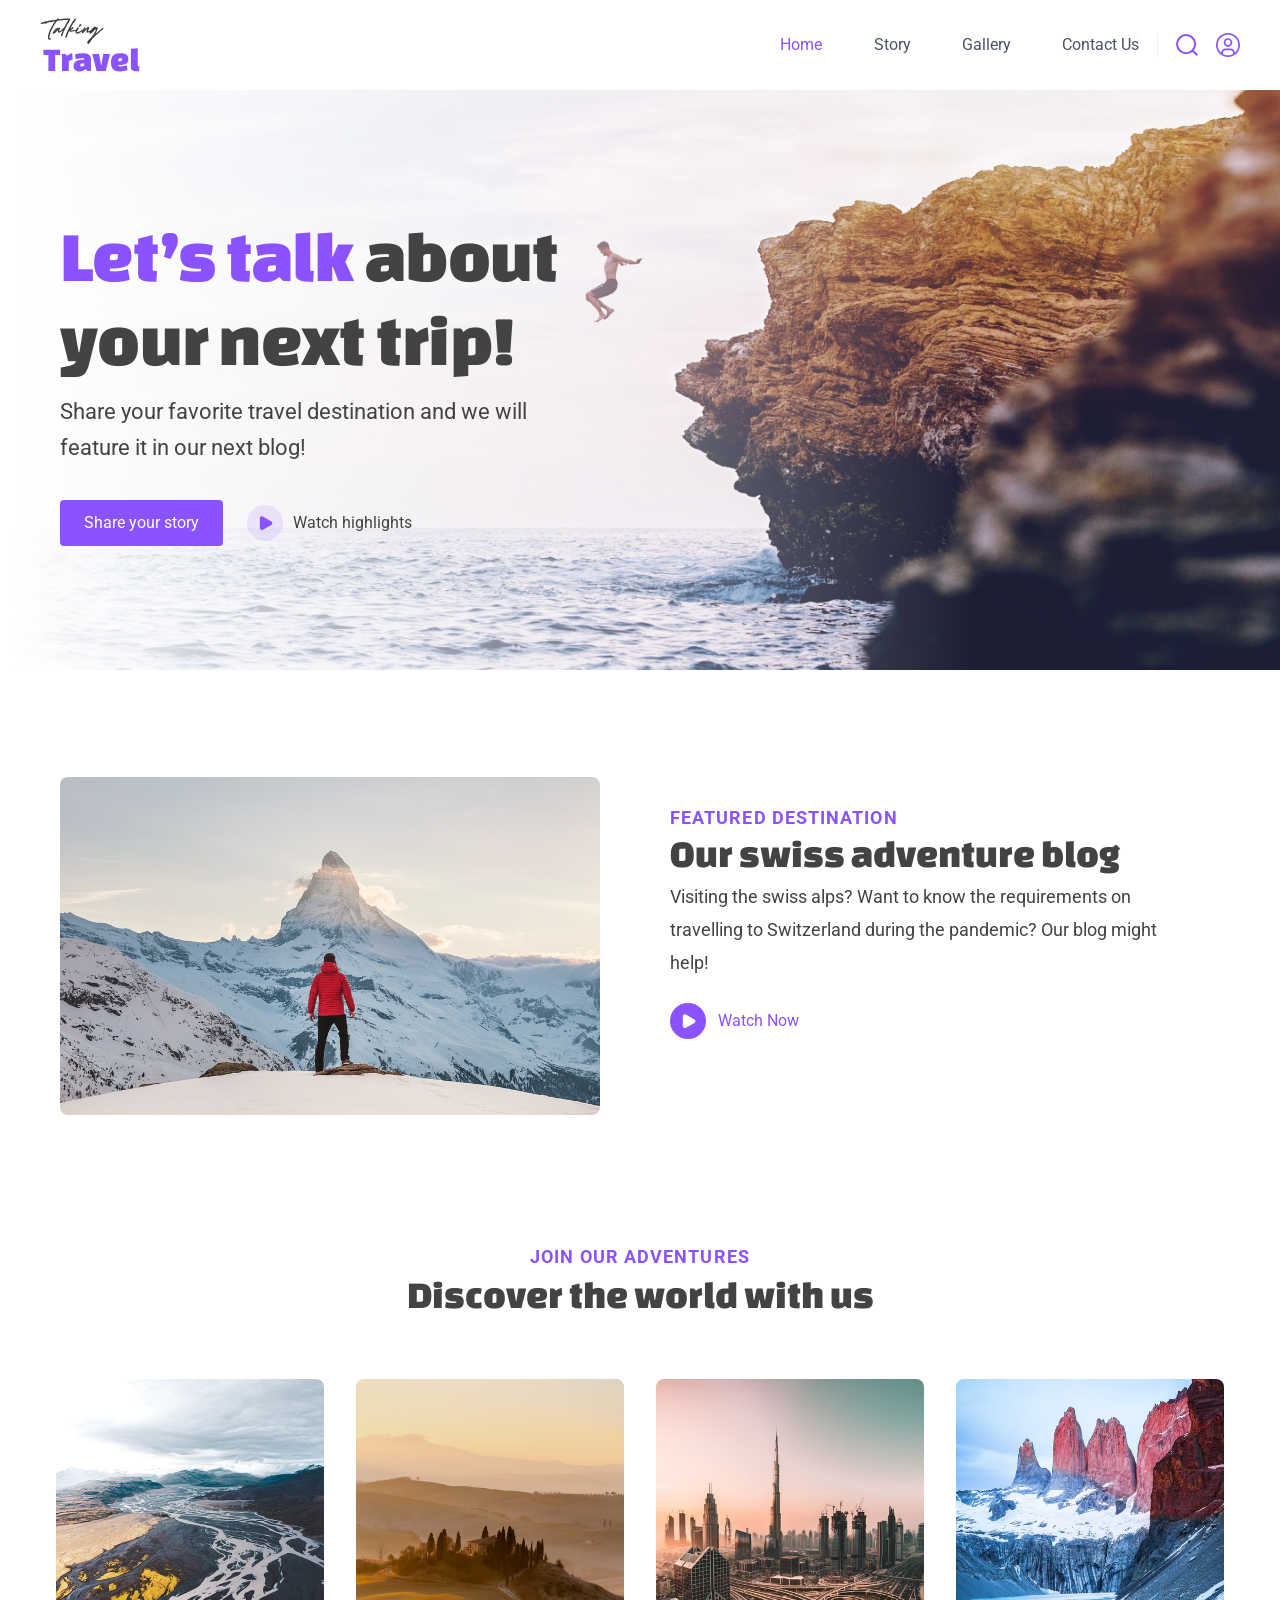
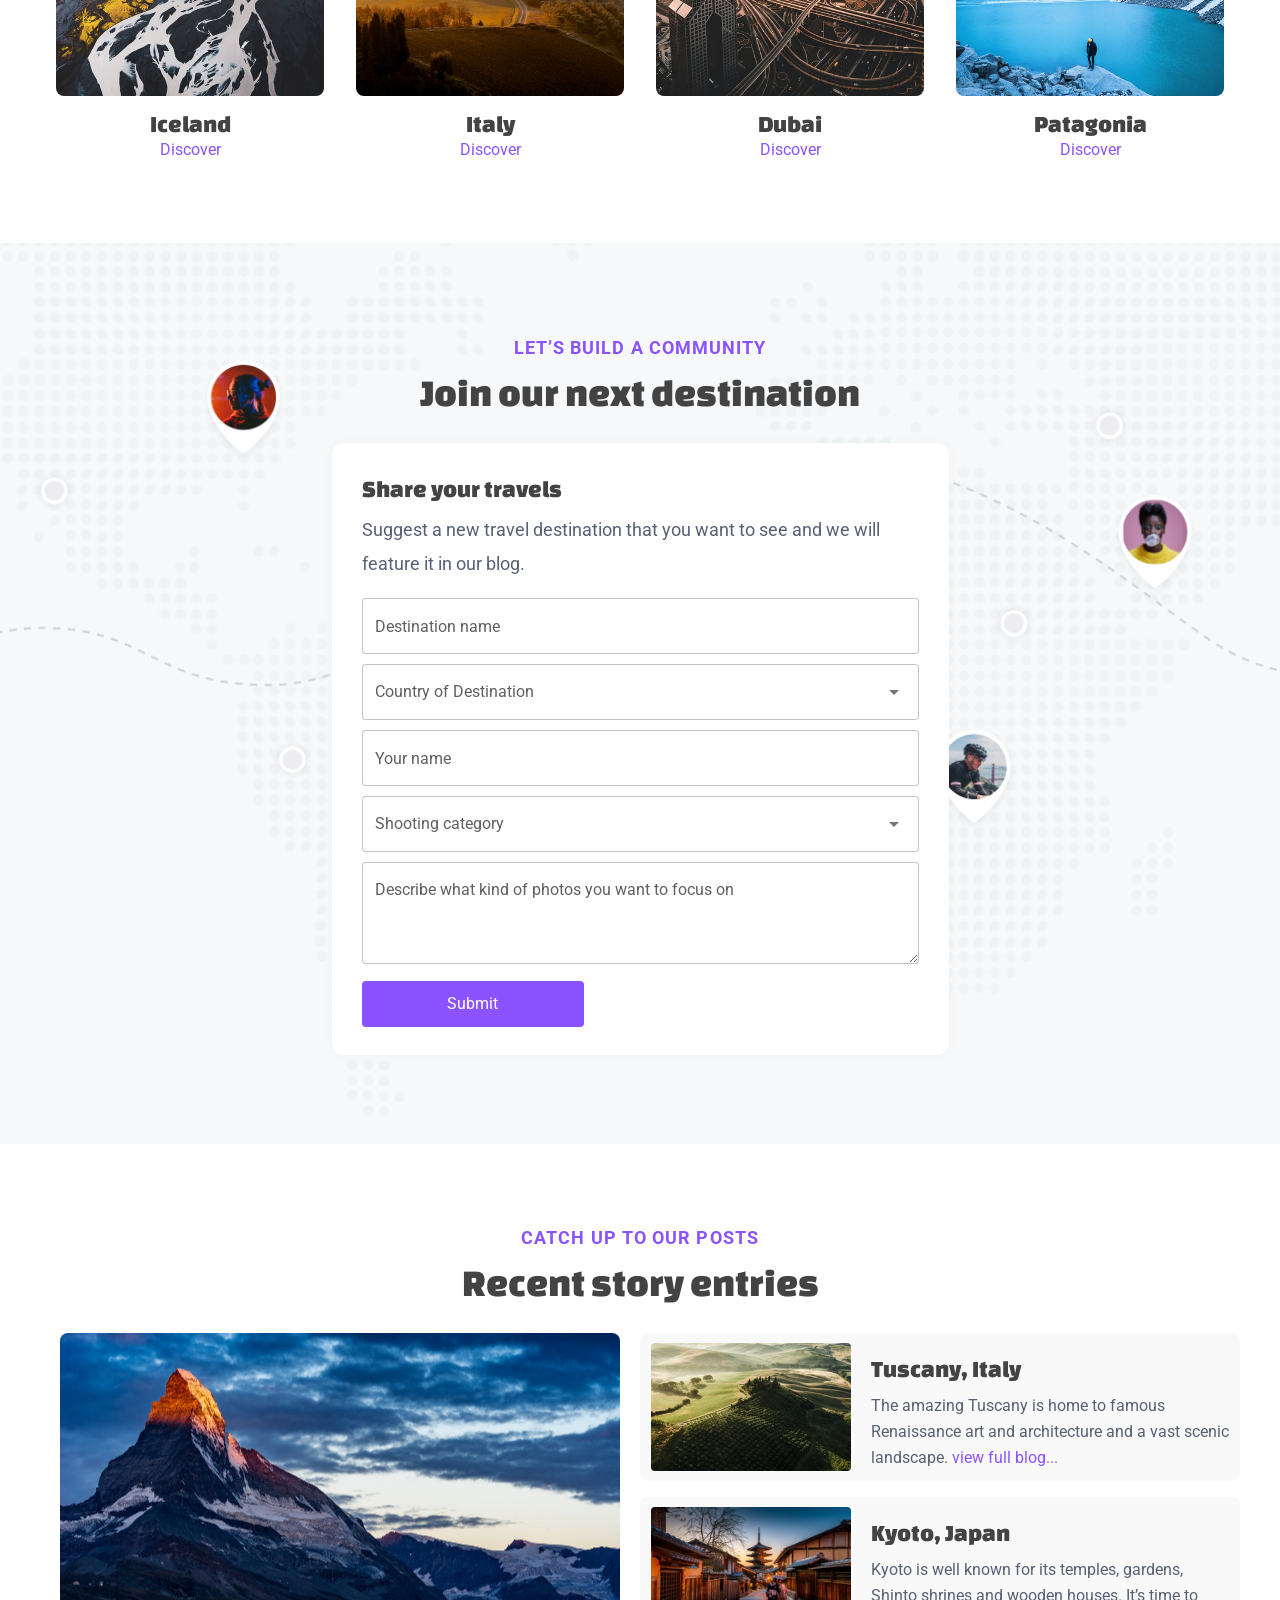
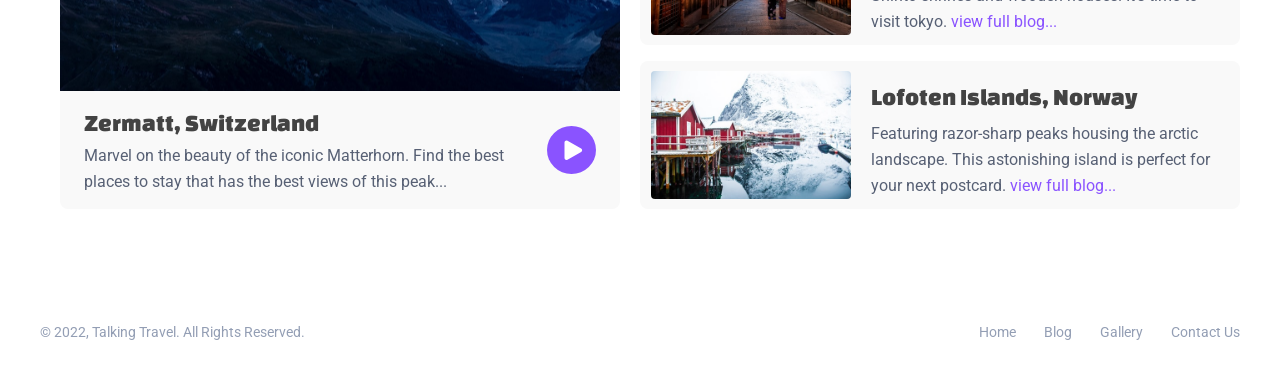
<file: index.html>
<!doctype html>
<html lang="en">
  <head>
    <meta charset="UTF-8">
    <meta name="viewport" content="width=device-width, initial-scale=1.0">
    <meta name="description" content="Travel stories, photography and adventures from the Talking Travel community.">
    <title>Talking Travel</title>
    <link rel="stylesheet" href="css/style.css">
  </head>
  <body id="home">
    <header class="site-header">
      <div class="container header-inner">
        <a class="logo" href="#home" aria-label="Talking Travel home">
          <img src="assets/travel/logo.svg" alt="Talking Travel" width="100" height="64">
        </a>
        <nav class="desktop-nav" aria-label="Main navigation">
          <ul class="nav-links">
            <li><a class="active" href="#home" aria-current="page">Home</a></li>
            <li><a href="story.html">Story</a></li>
            <li><a href="#gallery">Gallery</a></li>
            <li><a href="#contact">Contact Us</a></li>
          </ul>
        </nav>
        <details class="mobile-menu">
          <summary aria-label="Navigation menu"><img src="assets/travel/menu.svg" alt=""></summary>
          <nav aria-label="Mobile navigation">
            <ul class="nav-links">
              <li><a href="#home">Home</a></li>
              <li><a href="story.html">Story</a></li>
              <li><a href="#gallery">Gallery</a></li>
              <li><a href="#contact">Contact Us</a></li>
            </ul>
          </nav>
        </details>
        <div class="header-actions">
          <a href="#stories" aria-label="Find travel stories"><img src="assets/travel/search.svg" alt=""></a>
          <a href="#contact" aria-label="Join our community"><img src="assets/travel/profile.svg" alt=""></a>
        </div>
      </div>
    </header>

    <main>
      <section class="hero" aria-labelledby="hero-title">
        <div class="container narrow-container">
          <div class="hero-content">
            <h1 id="hero-title"><span>Let’s talk</span> about your next trip!</h1>
            <p>Share your favorite travel destination and we will feature it in our next blog!</p>
            <div class="hero-actions">
              <a class="button" href="#contact">Share your story</a>
              <a class="video-link" href="#stories"><img src="assets/travel/play-light.svg" alt="">Watch highlights</a>
            </div>
          </div>
        </div>
      </section>

      <section class="featured" aria-labelledby="featured-title">
        <div class="container narrow-container featured-grid">
          <div class="featured-image">
            <img src="assets/travel/switzerland.png" alt="A traveller facing the snow-covered Matterhorn" width="540" height="338">
          </div>
          <div class="featured-content">
            <p class="eyebrow">Featured destination</p>
            <h2 id="featured-title">Our swiss adventure blog</h2>
            <p class="featured-description">Visiting the swiss alps? Want to know the requirements on travelling to Switzerland during the pandemic? Our blog might help!</p>
            <a class="video-link accent-link" href="story.html"><img src="assets/travel/play.svg" alt="">Watch Now</a>
          </div>
        </div>
      </section>

      <section class="destinations" id="gallery" aria-labelledby="destinations-title">
        <div class="container">
          <header class="section-heading">
            <p class="eyebrow">Join our adventures</p>
            <h2 id="destinations-title">Discover the world with us</h2>
          </header>
          <ul class="destination-grid">
            <li>
              <article class="destination-card">
                <img src="assets/travel/iceland.png" alt="Glacial rivers flowing across an Icelandic landscape" width="269" height="317" loading="lazy">
                <h3>Iceland</h3>
                <a href="#contact" aria-label="Discover Iceland">Discover</a>
              </article>
            </li>
            <li>
              <article class="destination-card">
                <img src="assets/travel/italy.png" alt="Rolling hills and cypress trees in Italy" width="269" height="317" loading="lazy">
                <h3>Italy</h3>
                <a href="#tuscany" aria-label="Discover Italy">Discover</a>
              </article>
            </li>
            <li>
              <article class="destination-card">
                <img src="assets/travel/dubai.png" alt="Dubai skyline with the Burj Khalifa" width="269" height="317" loading="lazy">
                <h3>Dubai</h3>
                <a href="#contact" aria-label="Discover Dubai">Discover</a>
              </article>
            </li>
            <li>
              <article class="destination-card">
                <img src="assets/travel/patagonia.png" alt="A blue lake beneath the snowy peaks of Patagonia" width="269" height="317" loading="lazy">
                <h3>Patagonia</h3>
                <a href="#contact" aria-label="Discover Patagonia">Discover</a>
              </article>
            </li>
          </ul>
        </div>
      </section>

      <section class="community" id="contact" aria-labelledby="community-title">
        <div class="community-inner">
          <header class="section-heading">
            <p class="eyebrow">Let’s build a community</p>
            <h2 id="community-title">Join our next destination</h2>
          </header>
          <form class="travel-form" action="#contact" method="get">
            <div class="form-heading">
              <h3>Share your travels</h3>
              <p>Suggest a new travel destination that you want to see and we will feature it in our blog.</p>
            </div>
            <div class="form-fields">
              <label class="visually-hidden" for="destination">Destination name</label>
              <input id="destination" name="destination" type="text" placeholder="Destination name" required>
              <label class="visually-hidden" for="country">Country of Destination</label>
              <select id="country" name="country" required>
                <option value="" disabled selected>Country of Destination</option>
                <option>Iceland</option>
                <option>Italy</option>
                <option>United Arab Emirates</option>
                <option>Argentina</option>
                <option>Chile</option>
                <option>Switzerland</option>
                <option>Japan</option>
                <option>Norway</option>
                <option>Other</option>
              </select>
              <label class="visually-hidden" for="traveller-name">Your name</label>
              <input id="traveller-name" name="name" type="text" placeholder="Your name" autocomplete="name" required>
              <label class="visually-hidden" for="category">Shooting category</label>
              <select id="category" name="category" required>
                <option value="" disabled selected>Shooting category</option>
                <option>Landscape</option>
                <option>Architecture</option>
                <option>Portrait</option>
                <option>Wildlife</option>
                <option>Other</option>
              </select>
              <label class="visually-hidden" for="description">Describe what kind of photos you want to focus on</label>
              <textarea id="description" name="description" placeholder="Describe what kind of photos you want to focus on" rows="3"></textarea>
            </div>
            <button class="button" type="submit">Submit</button>
          </form>
        </div>
      </section>

      <section class="stories" id="stories" aria-labelledby="stories-title">
        <div class="container">
          <header class="section-heading">
            <p class="eyebrow">Catch up to our posts</p>
            <h2 id="stories-title">Recent story entries</h2>
          </header>
          <div class="stories-grid">
            <article class="main-story" id="zermatt">
              <img class="main-story-image" src="assets/travel/zermatt.png" alt="The sunlit Matterhorn above Zermatt" width="560" height="358" loading="lazy">
              <div class="main-story-body">
                <div>
                  <h3>Zermatt, Switzerland</h3>
                  <p>Marvel on the beauty of the iconic Matterhorn. Find the best places to stay that has the best views of this peak...</p>
                </div>
                <a class="story-play" href="story.html" aria-label="Explore Zermatt"><img src="assets/travel/story-play.svg" alt=""></a>
              </div>
            </article>
            <div class="story-list">
              <article class="story-card" id="tuscany">
                <img src="assets/travel/tuscany.png" alt="Green hills in Tuscany" width="200" height="128" loading="lazy">
                <div>
                  <h3>Tuscany, Italy</h3>
                  <p>The amazing Tuscany is home to famous Renaissance art and architecture and a vast scenic landscape. <a href="#contact">view full blog...</a></p>
                </div>
              </article>
              <article class="story-card" id="kyoto">
                <img src="assets/travel/kyoto.png" alt="A traditional street in Kyoto at dusk" width="200" height="128" loading="lazy">
                <div>
                  <h3>Kyoto, Japan</h3>
                  <p>Kyoto is well known for its temples, gardens, Shinto shrines and wooden houses. It’s time to visit tokyo. <a href="#contact">view full blog...</a></p>
                </div>
              </article>
              <article class="story-card" id="lofoten">
                <img src="assets/travel/lofoten.png" alt="Red houses beside snowy mountains in the Lofoten Islands" width="200" height="128" loading="lazy">
                <div>
                  <h3>Lofoten Islands, Norway</h3>
                  <p>Featuring razor-sharp peaks housing the arctic landscape. This astonishing island is perfect for your next postcard. <a href="#contact">view full blog...</a></p>
                </div>
              </article>
            </div>
          </div>
        </div>
      </section>
    </main>

    <footer class="site-footer">
      <div class="container footer-inner">
        <p>© 2022, Talking Travel. All Rights Reserved.</p>
        <nav aria-label="Footer navigation">
          <ul class="footer-links">
            <li><a href="#home">Home</a></li>
            <li><a href="story.html">Blog</a></li>
            <li><a href="#gallery">Gallery</a></li>
            <li><a href="#contact">Contact Us</a></li>
          </ul>
        </nav>
      </div>
    </footer>
  </body>
</html>
</file>
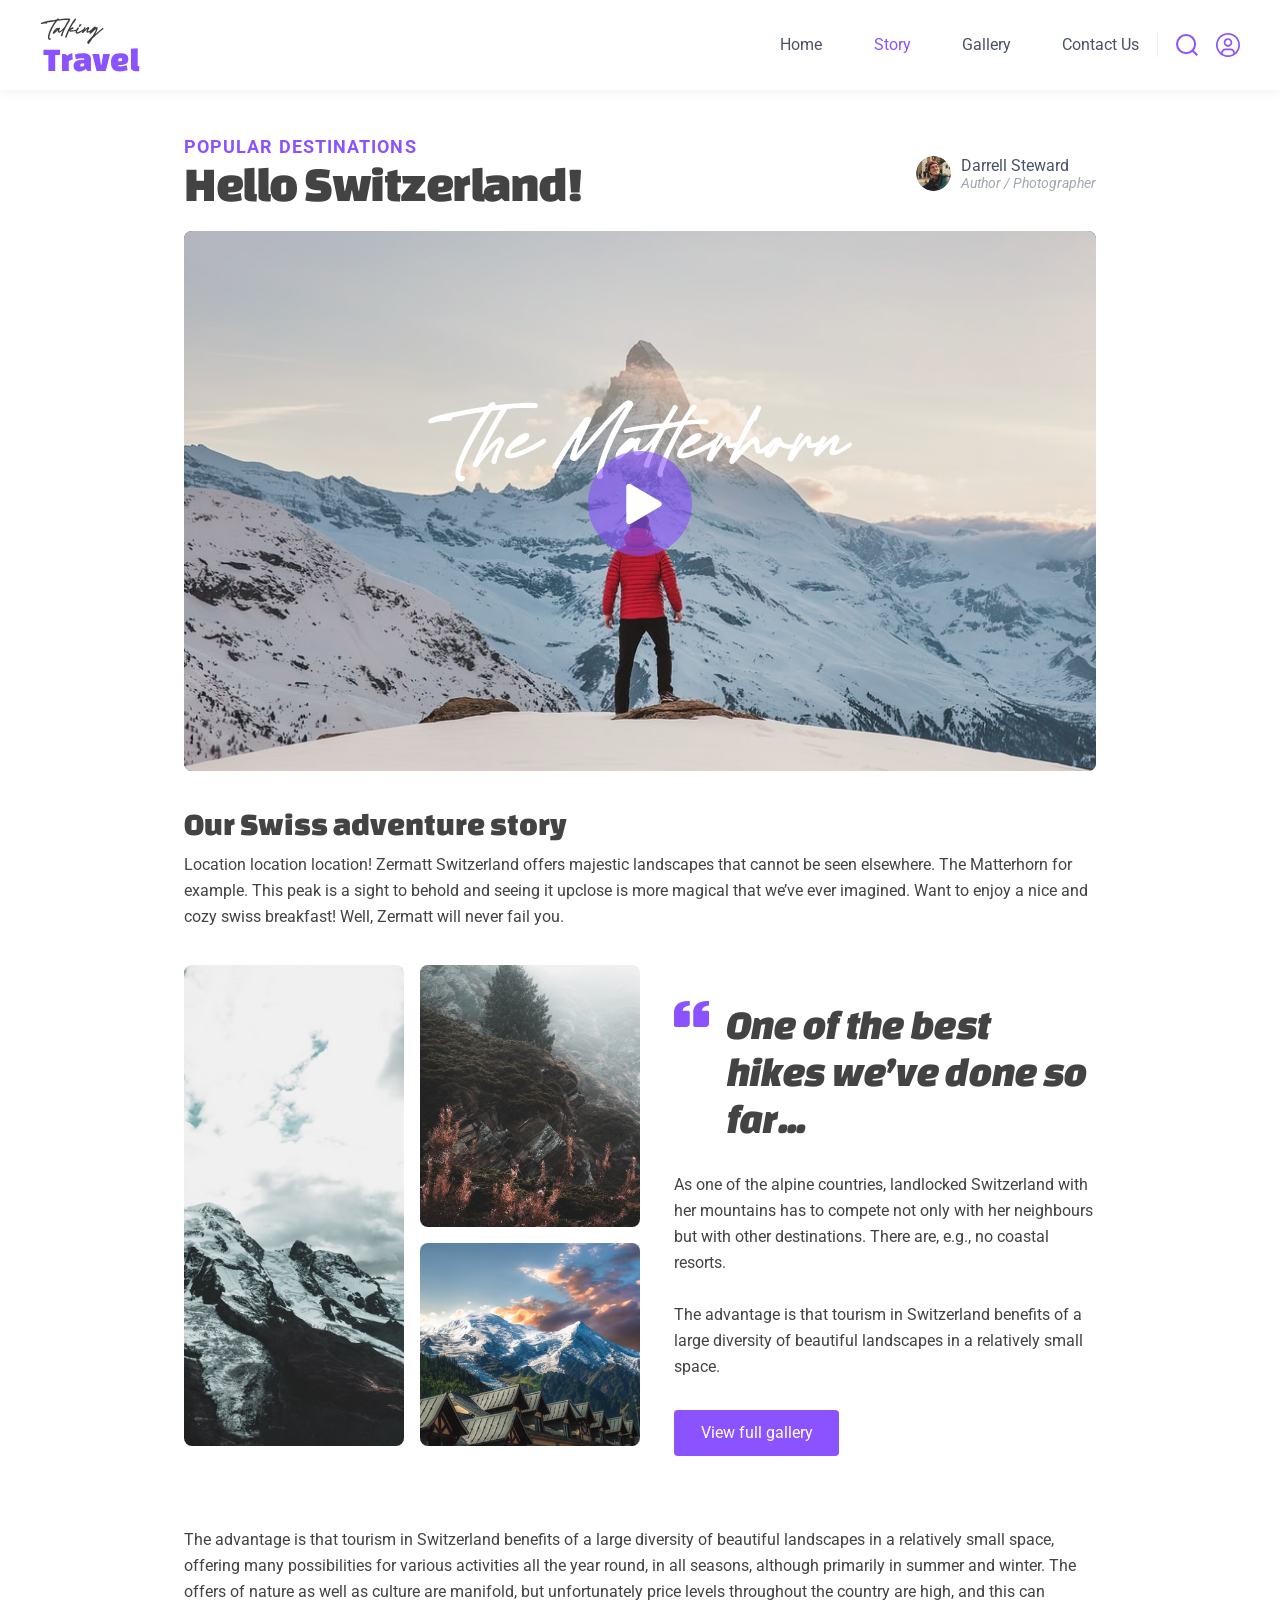
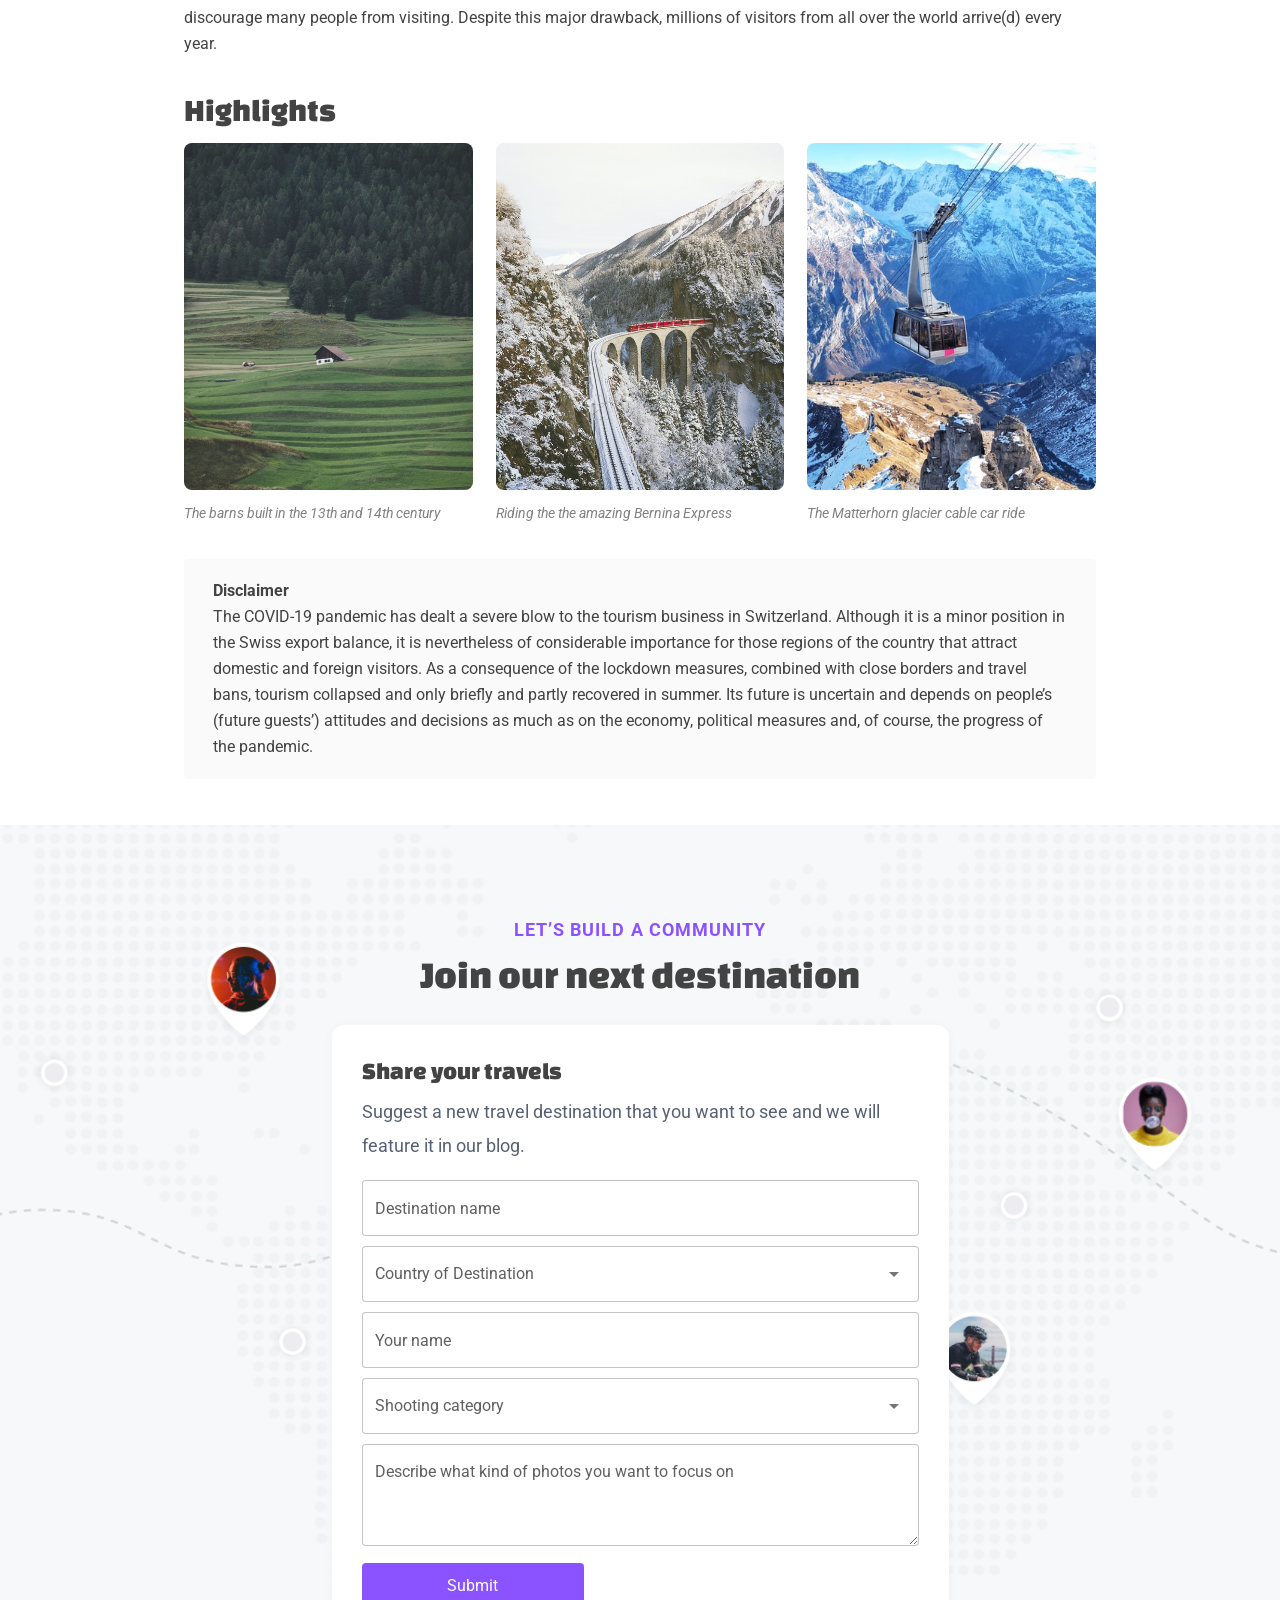
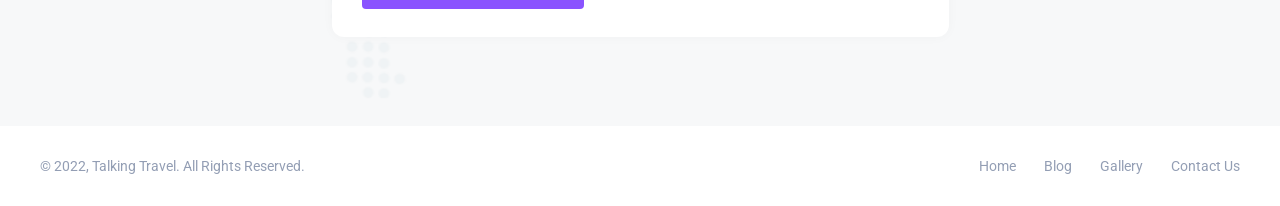
<file: story.html>
<!doctype html>
<html lang="en">
  <head>
    <meta charset="UTF-8">
    <meta name="viewport" content="width=device-width, initial-scale=1.0">
    <meta name="description" content="Explore the Matterhorn, Zermatt and the Swiss Alps with Talking Travel.">
    <title>Hello Switzerland! — Talking Travel</title>
    <link rel="stylesheet" href="css/style.css">
    <link rel="stylesheet" href="css/story.css">
  </head>
  <body>
    <header class="site-header">
      <div class="container header-inner">
        <a class="logo" href="index.html" aria-label="Talking Travel home">
          <img src="assets/travel/logo.svg" alt="Talking Travel" width="100" height="64">
        </a>
        <nav class="desktop-nav" aria-label="Main navigation">
          <ul class="nav-links">
            <li><a href="index.html">Home</a></li>
            <li><a class="active" href="story.html" aria-current="page">Story</a></li>
            <li><a href="#gallery">Gallery</a></li>
            <li><a href="#contact">Contact Us</a></li>
          </ul>
        </nav>
        <details class="mobile-menu">
          <summary aria-label="Navigation menu"><img src="assets/travel/menu.svg" alt=""></summary>
          <nav aria-label="Mobile navigation">
            <ul class="nav-links">
              <li><a href="index.html">Home</a></li>
              <li><a class="active" href="story.html" aria-current="page">Story</a></li>
              <li><a href="#gallery">Gallery</a></li>
              <li><a href="#contact">Contact Us</a></li>
            </ul>
          </nav>
        </details>
        <div class="header-actions">
          <a href="index.html#stories" aria-label="Find travel stories"><img src="assets/travel/search.svg" alt=""></a>
          <a href="#contact" aria-label="Join our community"><img src="assets/travel/profile.svg" alt=""></a>
        </div>
      </div>
    </header>

    <main>
      <article class="travel-article" aria-labelledby="article-title">
        <div class="article-opening">
          <header class="article-header">
            <div>
              <p class="eyebrow">Popular destinations</p>
              <h1 id="article-title">Hello Switzerland!</h1>
            </div>
            <div class="article-author">
              <img src="assets/switzerland/author.png" alt="" width="35" height="35">
              <div>
                <p>Darrell Steward</p>
                <p class="author-role">Author / Photographer</p>
              </div>
            </div>
          </header>
          <figure class="article-media">
            <img class="article-cover" src="assets/travel/switzerland.png" alt="A traveller overlooking the snowy Matterhorn in the Swiss Alps" width="912" height="540">
            <figcaption class="media-caption">
              <img class="matterhorn-title" src="assets/switzerland/matterhorn-title.svg" alt="The Matterhorn">
              <img class="article-play" src="assets/switzerland/play.svg" alt="">
            </figcaption>
          </figure>
        </div>

        <section class="article-intro" aria-labelledby="intro-title">
          <h2 id="intro-title">Our Swiss adventure story</h2>
          <p>Location location location! Zermatt Switzerland offers majestic landscapes that cannot be seen elsewhere. The Matterhorn for example. This peak is a sight to behold and seeing it upclose is more magical that we’ve ever imagined. Want to enjoy a nice and cozy swiss breakfast! Well, Zermatt will never fail you.</p>
        </section>

        <div class="article-feature">
          <div class="article-collage">
            <a class="winter-photo" href="assets/switzerland/winter.png" aria-label="Open the photo of a snowy Swiss mountain">
              <img src="assets/switzerland/winter.png" alt="A dark mountain slope under a snow-covered peak" width="220" height="481" loading="lazy">
            </a>
            <a href="assets/switzerland/mountains.png" aria-label="Open the photo of the Swiss mountains">
              <img src="assets/switzerland/mountains.png" alt="Trees growing on a rocky cliff in the mist" width="220" height="261" loading="lazy">
            </a>
            <a href="assets/switzerland/sunset.png" aria-label="Open the photo of a Swiss sunset">
              <img src="assets/switzerland/sunset.png" alt="Alpine chalet roofs below snowy mountains at sunset" width="220" height="202" loading="lazy">
            </a>
          </div>
          <div class="article-feature-copy">
            <blockquote class="article-quote">
              <img src="assets/switzerland/quote.svg" alt="">
              <p>One of the best<br>hikes we’ve done so<br>far...</p>
            </blockquote>
            <div class="feature-paragraphs">
              <p>As one of the alpine countries, landlocked Switzerland with her mountains has to compete not only with her neighbours but with other destinations. There are, e.g., no coastal resorts.</p>
              <p>The advantage is that tourism in Switzerland benefits of a large diversity of beautiful landscapes in a relatively small space.</p>
            </div>
            <a class="button" href="#gallery">View full gallery</a>
          </div>
        </div>

        <p class="article-conclusion">The advantage is that tourism in Switzerland benefits of a large diversity of beautiful landscapes in a relatively small space, offering many possibilities for various activities all the year round, in all seasons, although primarily in summer and winter. The offers of nature as well as culture are manifold, but unfortunately price levels throughout the country are high, and this can discourage many people from visiting. Despite this major drawback, millions of visitors from all over the world arrive(d) every year.</p>

        <section class="article-highlights" id="gallery" aria-labelledby="highlights-title">
          <h2 id="highlights-title">Highlights</h2>
          <div class="highlights-grid">
            <figure>
              <a href="assets/switzerland/barns.png" aria-label="Open the photo of historic Swiss barns">
                <img src="assets/switzerland/barns.png" alt="Small wooden barns in a green field beside a forest" width="289" height="347" loading="lazy">
              </a>
              <figcaption>The barns built in the 13th and 14th century</figcaption>
            </figure>
            <figure>
              <a href="assets/switzerland/bernina.png" aria-label="Open the photo of the Bernina Express">
                <img src="assets/switzerland/bernina.png" alt="The red Bernina Express crossing a stone viaduct" width="288" height="347" loading="lazy">
              </a>
              <figcaption>Riding the the amazing Bernina Express</figcaption>
            </figure>
            <figure>
              <a href="assets/switzerland/cable-car.png" aria-label="Open the photo of the Matterhorn glacier cable car">
                <img src="assets/switzerland/cable-car.png" alt="Cable cars travelling over a snowy mountain valley" width="289" height="347" loading="lazy">
              </a>
              <figcaption>The Matterhorn glacier cable car ride</figcaption>
            </figure>
          </div>
        </section>

        <aside class="article-disclaimer" aria-labelledby="disclaimer-title">
          <h2 id="disclaimer-title">Disclaimer</h2>
          <p>The COVID-19 pandemic has dealt a severe blow to the tourism business in Switzerland. Although it is a minor position in the Swiss export balance, it is nevertheless of considerable importance for those regions of the country that attract domestic and foreign visitors. As a consequence of the lockdown measures, combined with close borders and travel bans, tourism collapsed and only briefly and partly recovered in summer. Its future is uncertain and depends on people’s (future guests’) attitudes and decisions as much as on the economy, political measures and, of course, the progress of the pandemic.</p>
        </aside>
      </article>

      <section class="community" id="contact" aria-labelledby="community-title">
        <div class="community-inner">
          <header class="section-heading">
            <p class="eyebrow">Let’s build a community</p>
            <h2 id="community-title">Join our next destination</h2>
          </header>
          <form class="travel-form" action="#contact" method="get">
            <div class="form-heading">
              <h3>Share your travels</h3>
              <p>Suggest a new travel destination that you want to see and we will feature it in our blog.</p>
            </div>
            <div class="form-fields">
              <label class="visually-hidden" for="destination">Destination name</label>
              <input id="destination" name="destination" type="text" placeholder="Destination name" required>
              <label class="visually-hidden" for="country">Country of Destination</label>
              <select id="country" name="country" required>
                <option value="" disabled selected>Country of Destination</option>
                <option>Iceland</option>
                <option>Italy</option>
                <option>United Arab Emirates</option>
                <option>Argentina</option>
                <option>Chile</option>
                <option>Switzerland</option>
                <option>Japan</option>
                <option>Norway</option>
                <option>Other</option>
              </select>
              <label class="visually-hidden" for="traveller-name">Your name</label>
              <input id="traveller-name" name="name" type="text" placeholder="Your name" autocomplete="name" required>
              <label class="visually-hidden" for="category">Shooting category</label>
              <select id="category" name="category" required>
                <option value="" disabled selected>Shooting category</option>
                <option>Landscape</option>
                <option>Architecture</option>
                <option>Portrait</option>
                <option>Wildlife</option>
                <option>Other</option>
              </select>
              <label class="visually-hidden" for="description">Describe what kind of photos you want to focus on</label>
              <textarea id="description" name="description" placeholder="Describe what kind of photos you want to focus on" rows="3"></textarea>
            </div>
            <button class="button" type="submit">Submit</button>
          </form>
        </div>
      </section>
    </main>

    <footer class="site-footer">
      <div class="container footer-inner">
        <p>© 2022, Talking Travel. All Rights Reserved.</p>
        <nav aria-label="Footer navigation">
          <ul class="footer-links">
            <li><a href="index.html">Home</a></li>
            <li><a href="story.html">Blog</a></li>
            <li><a href="#gallery">Gallery</a></li>
            <li><a href="#contact">Contact Us</a></li>
          </ul>
        </nav>
      </div>
    </footer>
  </body>
</html>
</file>
<file: css/style.css>
@font-face {
  font-family: Roboto;
  src: url('../assets/fonts/roboto-regular.ttf') format('truetype');
  font-weight: 400;
  font-display: swap;
}

@font-face {
  font-family: Roboto;
  src: url('../assets/fonts/roboto-bold.ttf') format('truetype');
  font-weight: 700;
  font-display: swap;
}

@font-face {
  font-family: 'Changa One';
  src: url('../assets/fonts/changa-one.ttf') format('truetype');
  font-weight: 400;
  font-display: swap;
}

* {
  box-sizing: border-box;
}

body {
  margin: 0;
  color: #434343;
  background: #fff;
  font-family: Roboto, Arial, sans-serif;
  font-size: 16px;
  line-height: 1.6;
}

h1, h2, h3, p {
  margin: 0;
}

h1, h2, h3 {
  font-family: 'Changa One', Arial, sans-serif;
  font-weight: 400;
}

h2 {
  font-size: 39px;
  line-height: 40px;
}

h3 {
  font-size: 24px;
  line-height: 36px;
}

a {
  color: #8a53ff;
  text-decoration: none;
}

a:hover {
  text-decoration: underline;
}

img {
  display: block;
}

ul {
  margin: 0;
  padding: 0;
  list-style: none;
}

input, select, textarea, button {
  font: inherit;
}

a:focus-visible, summary:focus-visible, button:focus-visible,
input:focus-visible, select:focus-visible, textarea:focus-visible {
  outline: 2px solid #8a53ff;
  outline-offset: 4px;
}

.container {
  width: calc(100% - 40px);
  max-width: 1200px;
  margin: 0 auto;
}

.narrow-container {
  max-width: 1160px;
}

.site-header {
  padding: 13px 0;
  box-shadow: 0 4px 8px rgba(0, 0, 0, 0.04);
}

.header-inner, .nav-links, .header-actions, .footer-inner, .footer-links {
  display: flex;
  align-items: center;
}

.header-inner {
  gap: 18px;
}

.logo {
  margin-right: auto;
}

.nav-links {
  justify-content: space-between;
  width: 359px;
}

.nav-links a {
  color: #495367;
}

.nav-links .active {
  color: #8a53ff;
}

.header-actions {
  gap: 18px;
  padding-left: 18px;
  border-left: 1px solid #eee;
}

.header-actions a {
  display: flex;
  align-items: center;
  justify-content: center;
  min-height: 24px;
}

.mobile-menu {
  display: none;
}

.hero {
  background-image: linear-gradient(90deg, #fff 1%, rgba(255, 255, 255, 0) 76%), url('../assets/travel/hero.png');
  background-position: center;
  background-size: cover;
}

.hero-content {
  display: flex;
  flex-direction: column;
  justify-content: center;
  min-height: 580px;
  max-width: 505px;
  padding: 40px 0;
}

.hero h1 {
  font-size: 73px;
  line-height: 84px;
  letter-spacing: -0.73px;
}

.hero h1 span {
  color: #8a53ff;
}

.hero p {
  margin-top: 12px;
  font-size: 22px;
  line-height: 36px;
}

.hero-actions {
  display: flex;
  align-items: center;
  flex-wrap: wrap;
  gap: 24px;
  margin-top: 34px;
}

.button {
  display: inline-flex;
  align-items: center;
  justify-content: center;
  min-height: 46px;
  padding: 10px 24px;
  border: 0;
  border-radius: 4px;
  color: #fff;
  background: #8a53ff;
  font-size: 16px;
  cursor: pointer;
}

.button:hover {
  background: #7442e8;
  text-decoration: none;
}

.video-link {
  display: inline-flex;
  align-items: center;
  gap: 10px;
  color: #434343;
}

.accent-link {
  gap: 12px;
  color: #8a53ff;
}

.featured {
  padding: 107px 0;
}

.featured-grid {
  display: grid;
  grid-template-columns: repeat(2, minmax(0, 1fr));
  align-items: start;
}

.featured-image {
  padding-right: 40px;
}

.featured-image img {
  width: 100%;
  height: 338px;
  border-radius: 8px;
  object-fit: cover;
}

.featured-content {
  padding: 30px;
}

.eyebrow {
  color: #8a53ff;
  font-size: 18px;
  font-weight: 700;
  line-height: 21px;
  letter-spacing: 1.08px;
  text-transform: uppercase;
}

.featured h2 {
  margin-top: 8px;
  line-height: 36px;
}

.featured-description {
  margin: 8px 0 24px;
  font-size: 18px;
  line-height: 33px;
}

.section-heading {
  text-align: center;
}

.section-heading h2 {
  margin-top: 15px;
}

.destinations {
  padding: 24px 0 70px;
}

.destinations h2 {
  margin-top: 8px;
}

.destination-grid {
  display: grid;
  grid-template-columns: repeat(4, minmax(0, 1fr));
  margin-top: 48px;
}

.destination-card {
  padding: 16px;
  text-align: center;
}

.destination-card img {
  width: 100%;
  height: 317px;
  border-radius: 8px;
  object-fit: cover;
}

.destination-card h3 {
  margin-top: 10px;
}

.destination-card a {
  display: block;
  line-height: 15px;
}

.community {
  min-height: 901px;
  padding: 94px 20px 89px;
  background: #f7f8f9 url('../assets/travel/community.png') center / cover no-repeat;
}

.community-inner {
  max-width: 617px;
  margin: 0 auto;
}

.travel-form {
  display: flex;
  flex-direction: column;
  gap: 17px;
  margin-top: 30px;
  padding: 28px 30px;
  border-radius: 12px;
  background: #fff;
  box-shadow: 0 0 12px rgba(0, 0, 0, 0.03);
}

.form-heading p {
  margin-top: 6px;
  color: #576074;
  font-size: 18px;
  line-height: 34px;
}

.form-fields {
  display: flex;
  flex-direction: column;
  gap: 10px;
}

.form-fields input, .form-fields select, .form-fields textarea {
  width: 100%;
  min-width: 0;
  height: 56px;
  padding: 15px 12px;
  border: 1px solid rgba(0, 0, 0, 0.23);
  border-radius: 4px;
  color: #606060;
  background-color: #fff;
  font-size: 16px;
  line-height: 24px;
}

.form-fields select {
  appearance: none;
  padding-right: 44px;
  background-image: url('../assets/travel/select-arrow.svg');
  background-position: right 12px center;
  background-repeat: no-repeat;
}

.form-fields textarea {
  height: 102px;
  resize: vertical;
}

.form-fields input::placeholder, .form-fields textarea::placeholder {
  color: #606060;
  opacity: 1;
}

.travel-form .button {
  align-self: flex-start;
  width: 222px;
}

.visually-hidden {
  position: absolute;
  width: 1px;
  height: 1px;
  padding: 0;
  overflow: hidden;
  clip-path: inset(50%);
  white-space: nowrap;
}

.stories {
  padding: 83px 0;
}

.stories-grid {
  display: grid;
  grid-template-columns: repeat(2, minmax(0, 1fr));
  margin-top: 30px;
}

.main-story {
  margin: 0 20px;
}

.main-story-image {
  width: 100%;
  height: 358px;
  border-radius: 8px 8px 0 0;
  object-fit: cover;
}

.main-story-body {
  display: flex;
  align-items: center;
  gap: 28px;
  padding: 14px 24px;
  border-radius: 0 0 8px 8px;
  background: #f9f9f9;
}

.main-story-body p {
  margin-top: 2px;
}

.main-story p, .story-card p {
  color: #576074;
  line-height: 26px;
}

.story-play {
  flex-shrink: 0;
}

.story-list {
  display: flex;
  flex-direction: column;
  gap: 16px;
}

.story-card {
  display: flex;
  align-items: flex-start;
  gap: 20px;
  padding: 10px 11px;
  border-radius: 8px;
  background: #f9f9f9;
}

.story-card > img {
  width: 200px;
  height: 128px;
  border-radius: 4px;
  object-fit: cover;
  flex-shrink: 0;
}

.story-card > div {
  min-width: 0;
  padding-top: 8px;
}

.story-card p {
  margin-top: 6px;
}

.site-footer {
  padding: 32px 0;
  color: #939eb4;
  font-size: 14px;
  line-height: 16px;
}

.footer-inner {
  justify-content: space-between;
  gap: 24px;
}

.footer-links {
  gap: 28px;
}

.footer-links a {
  color: inherit;
}

@media (max-width: 1000px) {
  .featured-image {
    padding-right: 20px;
  }

  .featured-content {
    padding: 20px;
  }

  .destination-grid {
    grid-template-columns: repeat(2, minmax(0, 1fr));
  }

  .stories-grid {
    grid-template-columns: 1fr;
    gap: 24px;
  }

  .main-story {
    margin: 0;
  }
}

@media (max-width: 768px) {
  h2 {
    font-size: 32px;
    line-height: 36px;
  }

  .desktop-nav {
    display: none;
  }

  .mobile-menu {
    display: block;
  }

  .mobile-menu summary {
    display: flex;
    align-items: center;
    justify-content: center;
    width: 46px;
    height: 46px;
    cursor: pointer;
    list-style: none;
  }

  .mobile-menu summary::-webkit-details-marker {
    display: none;
  }

  .mobile-menu nav {
    position: absolute;
    top: 82px;
    right: 20px;
    z-index: 1;
    padding: 20px;
    border: 1px solid #eee;
    border-radius: 8px;
    background: #fff;
    box-shadow: 0 4px 8px rgba(0, 0, 0, 0.08);
  }

  .mobile-menu .nav-links {
    flex-direction: column;
    align-items: flex-start;
    gap: 16px;
    width: 160px;
  }

  .hero {
    background-image: linear-gradient(90deg, rgba(255, 255, 255, 0.97), rgba(255, 255, 255, 0.78) 65%, rgba(255, 255, 255, 0.3)), url('../assets/travel/hero.png');
  }

  .hero-content {
    min-height: 520px;
    max-width: 470px;
  }

  .hero h1 {
    font-size: 56px;
    line-height: 64px;
  }

  .hero p {
    font-size: 18px;
    line-height: 30px;
  }

  .featured {
    padding: 64px 0;
  }

  .featured-grid {
    grid-template-columns: 1fr;
    gap: 28px;
  }

  .featured-image, .featured-content {
    padding: 0;
  }

  .featured-image img {
    height: auto;
  }

  .community {
    min-height: 0;
    padding-top: 64px;
    padding-bottom: 64px;
  }

  .stories {
    padding: 64px 0;
  }

  .footer-inner {
    flex-direction: column;
    text-align: center;
  }
}

@media (max-width: 480px) {
  .container {
    width: calc(100% - 32px);
  }

  .header-inner, .header-actions {
    gap: 12px;
  }

  .header-actions {
    padding-left: 12px;
  }

  .hero {
    background-position: 60% center;
  }

  .hero h1 {
    font-size: 46px;
    line-height: 52px;
  }

  .hero-actions {
    gap: 16px;
  }

  .eyebrow {
    font-size: 15px;
  }

  .destination-grid {
    grid-template-columns: 1fr;
    margin-top: 24px;
  }

  .destination-card {
    padding: 16px 0;
  }

  .destination-card img {
    height: auto;
    aspect-ratio: 269 / 317;
  }

  .community {
    padding-right: 16px;
    padding-left: 16px;
  }

  .travel-form {
    padding: 24px 20px;
  }

  .form-heading p {
    font-size: 16px;
    line-height: 26px;
  }

  .travel-form .button {
    width: 100%;
  }

  .main-story-image {
    height: auto;
  }

  .main-story-body {
    gap: 16px;
    padding: 16px;
  }

  .story-card {
    flex-direction: column;
    gap: 12px;
    padding: 16px;
  }

  .story-card > img {
    width: 100%;
    height: auto;
  }

  .story-card > div {
    padding-top: 0;
  }

  .footer-links {
    flex-wrap: wrap;
    justify-content: center;
    gap: 20px;
  }
}
</file>
<file: css/story.css>
@font-face {
  font-family: Roboto;
  src: url('../assets/fonts/roboto-italic.ttf') format('truetype');
  font-weight: 400;
  font-style: italic;
  font-display: swap;
}

@font-face {
  font-family: 'Changa One';
  src: url('../assets/fonts/changa-one-italic.ttf') format('truetype');
  font-weight: 400;
  font-style: italic;
  font-display: swap;
}

.travel-article {
  display: flex;
  flex-direction: column;
  gap: 35px;
  width: calc(100% - 40px);
  max-width: 912px;
  margin: 0 auto;
  padding: 46px 0;
  line-height: 26px;
}

.article-header {
  display: flex;
  align-items: center;
  justify-content: space-between;
  gap: 24px;
}

.article-header h1 {
  font-size: 50px;
  line-height: 54px;
  letter-spacing: -1.5px;
}

.article-author {
  display: flex;
  align-items: center;
  gap: 10px;
  flex-shrink: 0;
  color: #495367;
  line-height: 19px;
}

.article-author img {
  border-radius: 50%;
}

.article-author .author-role {
  color: #a2a7b1;
  font-size: 14px;
  font-style: italic;
  line-height: 16px;
}

.article-media {
  display: grid;
  margin: 20px 0 0;
  overflow: hidden;
  border-radius: 8px;
  background: #434343;
}

.article-cover {
  grid-area: 1 / 1;
  width: 100%;
  height: 540px;
  object-fit: cover;
  opacity: 0.94;
}

.media-caption {
  grid-area: 1 / 1;
  z-index: 1;
  align-self: center;
  justify-self: center;
  display: flex;
  flex-direction: column;
  align-items: center;
  width: 100%;
  transform: translateY(-23px);
}

.matterhorn-title {
  width: 425px;
  max-width: 90%;
  height: auto;
  margin-bottom: -31px;
}

.article-play {
  width: 104.6677px;
  height: 105.627px;
}

.article-intro h2, .article-highlights h2 {
  font-size: 32px;
  line-height: 36px;
}

.article-intro p {
  margin-top: 10px;
}

.article-feature {
  display: grid;
  grid-template-columns: 1fr 1fr;
  align-items: start;
}

.article-collage {
  display: grid;
  grid-template-columns: 1fr 1fr;
  grid-template-rows: 262px 203px;
  gap: 16px;
}

.article-collage .winter-photo {
  grid-row: span 2;
}

.article-collage img {
  width: 100%;
  height: 100%;
  object-fit: cover;
  border-radius: 8px;
}

.article-feature-copy {
  display: flex;
  flex-direction: column;
  align-items: flex-start;
  min-width: 0;
  gap: 30px;
  padding: 36px 0 36px 34px;
}

.article-quote {
  display: flex;
  align-items: flex-start;
  gap: 17px;
  width: 100%;
  margin: 0;
}

.article-quote img {
  width: 34.6155px;
  height: 26px;
  flex-shrink: 0;
}

.article-quote p {
  min-width: 0;
  max-width: 370px;
  font-family: 'Changa One', Arial, sans-serif;
  font-size: 42px;
  font-style: italic;
  line-height: 47px;
  letter-spacing: -1.68px;
}

.feature-paragraphs p + p {
  margin-top: 26px;
}

.article-feature-copy .button {
  min-width: 165px;
}

.highlights-grid {
  display: grid;
  grid-template-columns: repeat(3, 1fr);
  gap: 23px;
  margin-top: 15px;
}

.highlights-grid figure {
  min-width: 0;
  margin: 0;
}

.highlights-grid img {
  width: 100%;
  height: 347px;
  object-fit: cover;
  border-radius: 8px;
}

.highlights-grid figcaption {
  margin-top: 12px;
  color: #828181;
  font-size: 14px;
  font-style: italic;
  line-height: 22px;
}

.article-disclaimer {
  padding: 19px 29px;
  border-radius: 4px;
  background: #fafafa;
}

.article-disclaimer h2 {
  font-family: Roboto, Arial, sans-serif;
  font-size: 16px;
  font-weight: 700;
  line-height: 26px;
}

@media (max-width: 768px) {
  .travel-article {
    padding: 32px 0;
    gap: 28px;
  }

  .article-header {
    flex-direction: column;
    align-items: flex-start;
    gap: 16px;
  }

  .article-header h1 {
    font-size: 42px;
    line-height: 48px;
  }

  .article-cover {
    height: 420px;
  }

  .article-feature {
    grid-template-columns: 1fr;
    gap: 28px;
  }

  .article-feature-copy {
    padding: 0;
    gap: 24px;
  }

  .article-quote p {
    font-size: 36px;
    line-height: 42px;
  }

  .highlights-grid {
    gap: 16px;
  }

  .highlights-grid img {
    height: 280px;
  }
}

@media (max-width: 480px) {
  .travel-article {
    width: calc(100% - 32px);
    padding: 26px 0;
  }

  .article-header .eyebrow {
    font-size: 16px;
  }

  .article-header h1 {
    font-size: 36px;
    line-height: 42px;
    letter-spacing: -1px;
  }

  .article-cover {
    height: 300px;
  }

  .matterhorn-title {
    margin-bottom: -20px;
  }

  .article-play {
    width: 80px;
    height: auto;
  }

  .media-caption {
    transform: translateY(-12px);
  }

  .article-collage {
    grid-template-rows: 190px 150px;
    gap: 12px;
  }

  .article-quote {
    gap: 12px;
  }

  .article-quote p {
    font-size: 32px;
    line-height: 36px;
    letter-spacing: -1px;
  }

  .highlights-grid {
    grid-template-columns: 1fr;
    gap: 24px;
  }

  .highlights-grid img {
    height: auto;
    aspect-ratio: 289 / 347;
  }

  .article-disclaimer {
    padding: 18px;
  }
}
</file>
